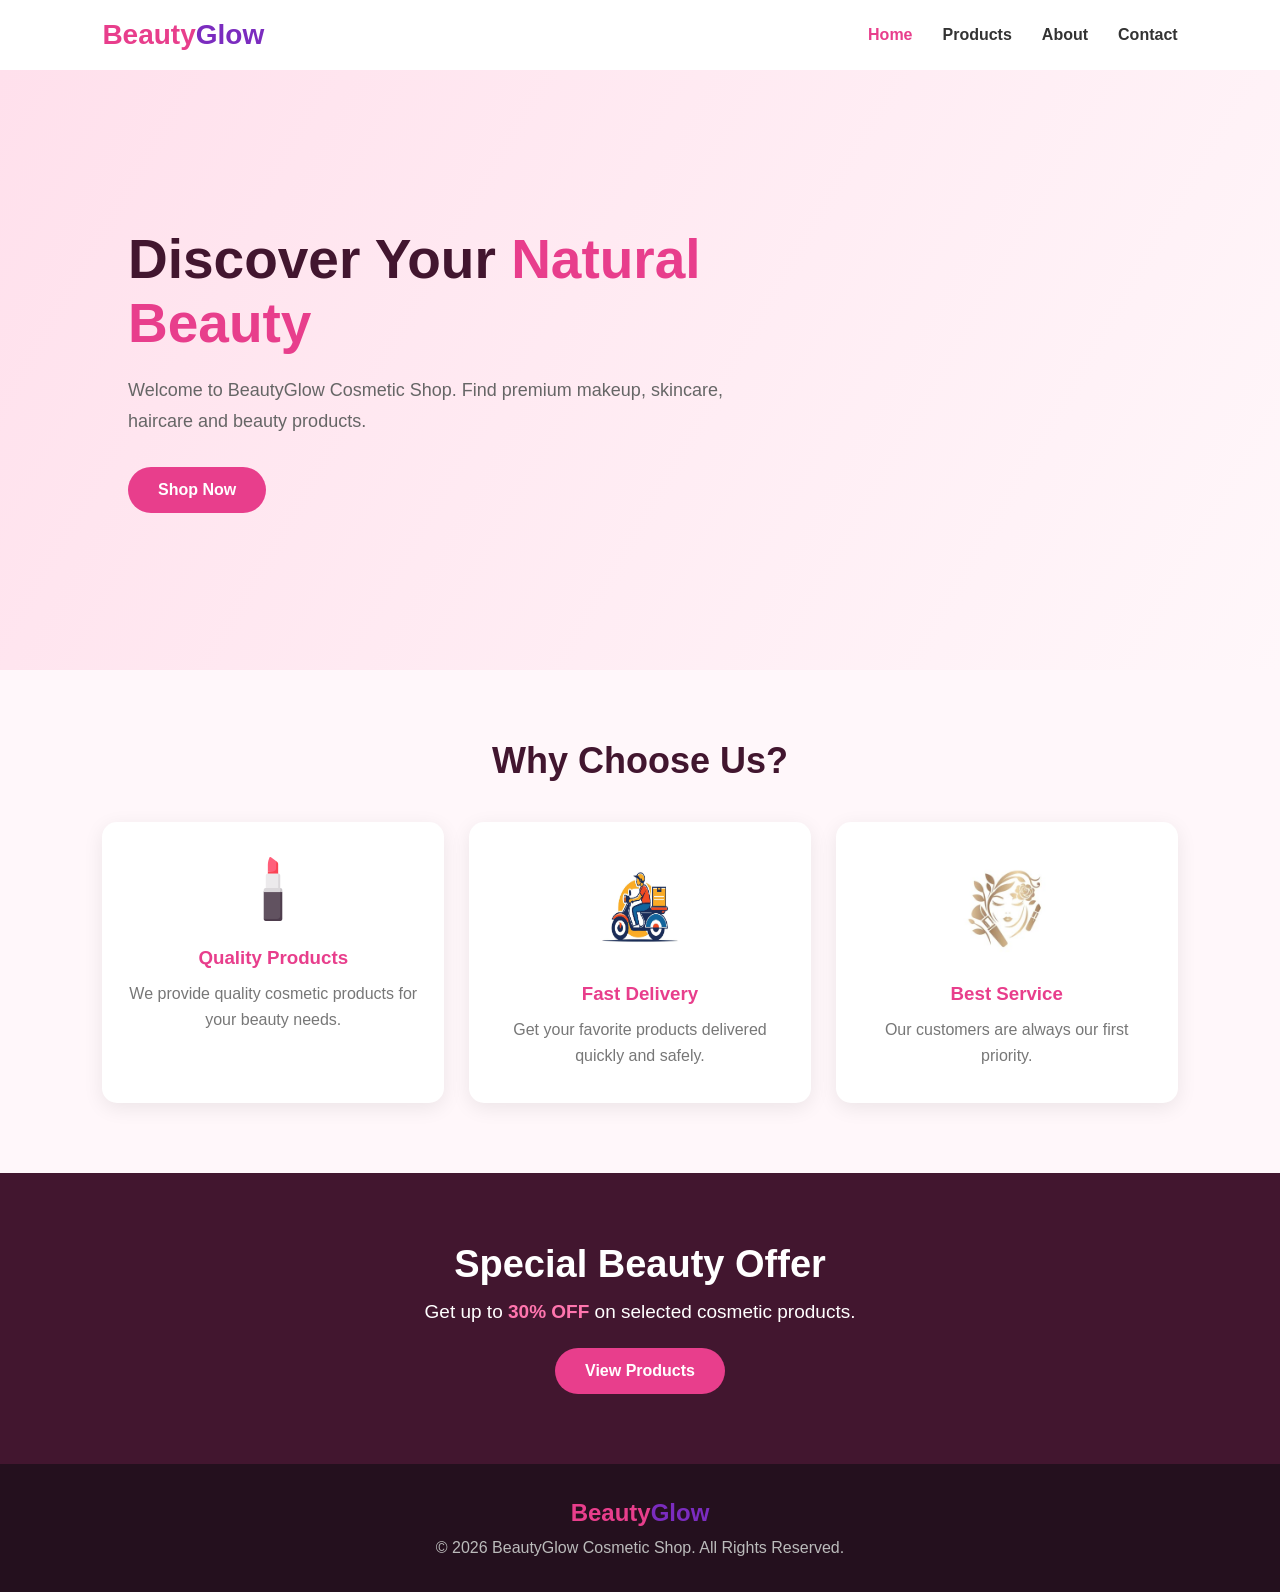
<file: index.html>
<!DOCTYPE html>
<html lang="en">
<head>
    <meta charset="UTF-8">
    <meta name="viewport" content="width=device-width, initial-scale=1.0">
    <title>Beauty Glow - Home</title>
    <link rel="stylesheet" href="style.css">
</head>
<body>

<header>
    <nav class="navbar">
        <div class="logo">Beauty<span>Glow</span></div>

        <ul class="nav-links">
            <li><a href="index.html" class="active">Home</a></li>
            <li><a href="product.html">Products</a></li>
            <li><a href="about.html">About</a></li>
            <li><a href="contact.html">Contact</a></li>
        </ul>
    </nav>
</header>

<section class="hero">
    <div class="hero-content">
        <h1>Discover Your <span>Natural Beauty</span></h1>
        <p>
            Welcome to BeautyGlow Cosmetic Shop.
            Find premium makeup, skincare, haircare and beauty products.
        </p>
        <a href="product.html" class="btn">Shop Now</a>
    </div>
</section>

<section class="features">
    <h2>Why Choose Us?</h2>

    <div class="feature-container">
        <div class="feature-card">
            <div class="icon"><img src="./image/lipstick.png"></div>
            <h3>Quality Products</h3>
            <p>We provide quality cosmetic products for your beauty needs.</p>
        </div>

        <div class="feature-card">
            <div class="icon"><img src="./image/delivery.jpg" height=100px; width=100px;></div>
            <h3>Fast Delivery</h3>
            <p>Get your favorite products delivered quickly and safely.</p>
        </div>

        <div class="feature-card">
            <div class="icon"><img src="./image/service.jpg" height=100px; width=100px;></div>
            <h3>Best Service</h3>
            <p>Our customers are always our first priority.</p>
        </div>
    </div>
</section>

<section class="offer">
    <h2>Special Beauty Offer</h2>
    <p>Get up to <strong>30% OFF</strong> on selected cosmetic products.</p>
    <a href="product.html" class="btn">View Products</a>
</section>

<footer>
    <h2>Beauty<span>Glow</span></h2>
    <p>© 2026 BeautyGlow Cosmetic Shop. All Rights Reserved.</p>
</footer>

</body>
</html>
</file>
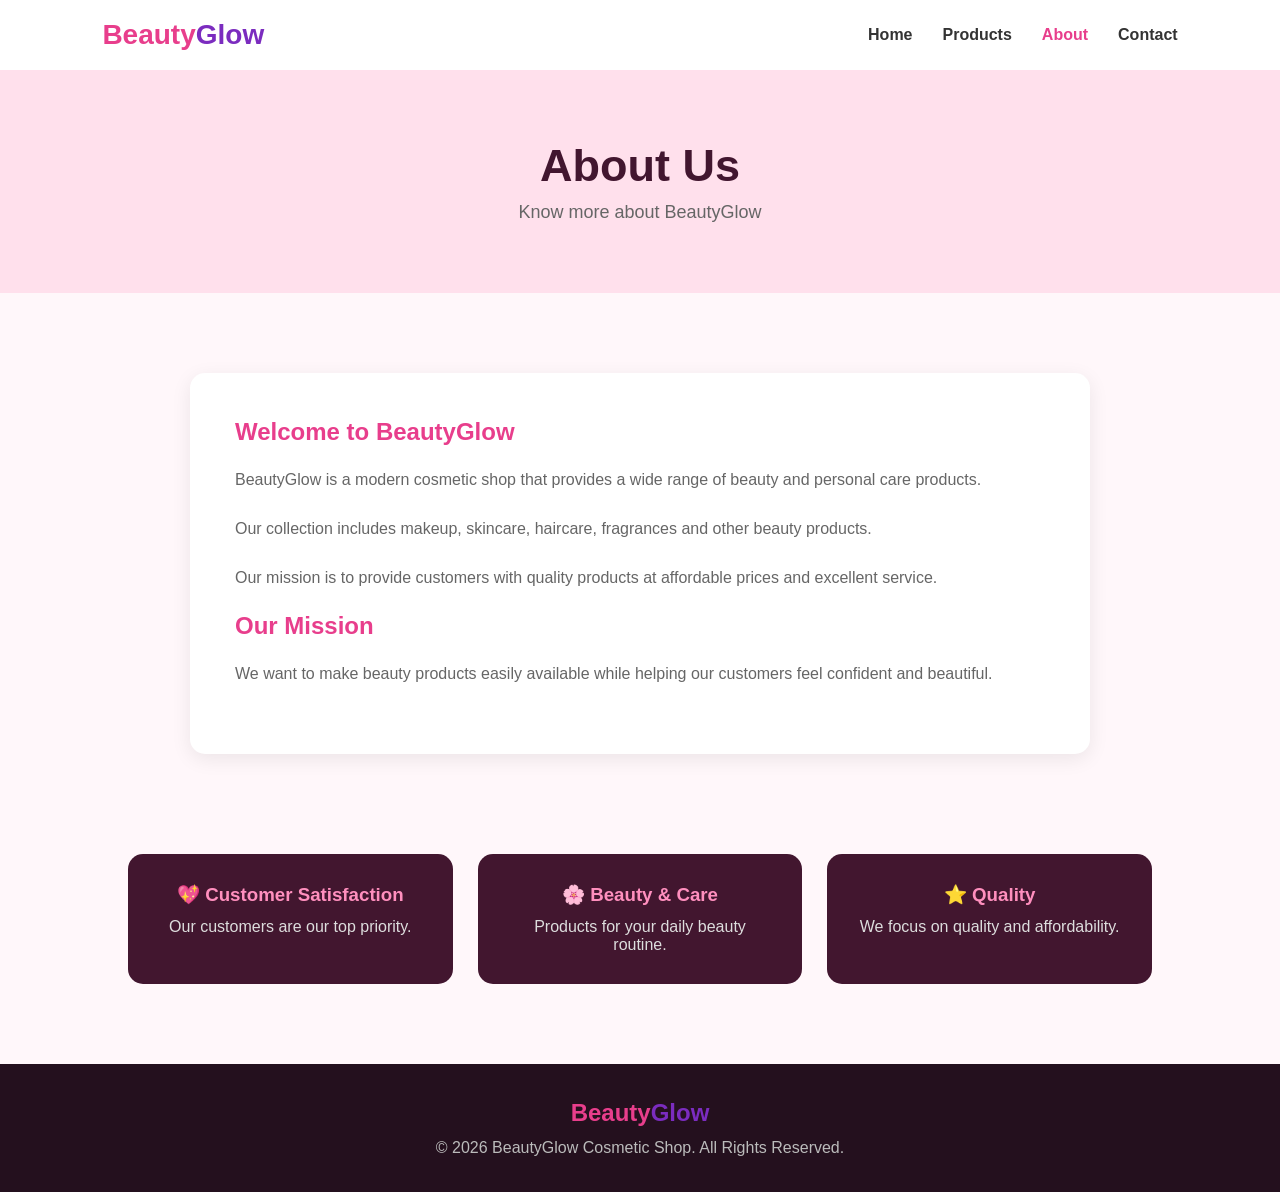
<file: about.html>
<!DOCTYPE html>
<html lang="en">
<head>
    <meta charset="UTF-8">
    <meta name="viewport" content="width=device-width, initial-scale=1.0">
    <title>Beauty Glow - About Us</title>
    <link rel="stylesheet" href="style.css">
</head>
<body>

<header>
    <nav class="navbar">
        <div class="logo">Beauty<span>Glow</span></div>

        <ul class="nav-links">
            <li><a href="index.html">Home</a></li>
            <li><a href="product.html">Products</a></li>
            <li><a href="about.html" class="active">About</a></li>
            <li><a href="contact.html">Contact</a></li>
        </ul>
    </nav>
</header>

<section class="page-title">
    <h1>About Us</h1>
    <p>Know more about BeautyGlow</p>
</section>

<section class="about">
    <div class="about-box">
        <h2>Welcome to BeautyGlow</h2>

        <p>
            BeautyGlow is a modern cosmetic shop that provides
            a wide range of beauty and personal care products.
        </p>

        <p>
            Our collection includes makeup, skincare, haircare,
            fragrances and other beauty products.
        </p>

        <p>
            Our mission is to provide customers with quality
            products at affordable prices and excellent service.
        </p>

        <h2>Our Mission</h2>

        <p>
            We want to make beauty products easily available
            while helping our customers feel confident and beautiful.
        </p>
    </div>
</section>

<section class="mission">
    <div>
        <h3>💖 Customer Satisfaction</h3>
        <p>Our customers are our top priority.</p>
    </div>

    <div>
        <h3>🌸 Beauty & Care</h3>
        <p>Products for your daily beauty routine.</p>
    </div>

    <div>
        <h3>⭐ Quality</h3>
        <p>We focus on quality and affordability.</p>
    </div>
</section>

<footer>
    <h2>Beauty<span>Glow</span></h2>
    <p>© 2026 BeautyGlow Cosmetic Shop. All Rights Reserved.</p>
</footer>

</body>
</html>
</file>
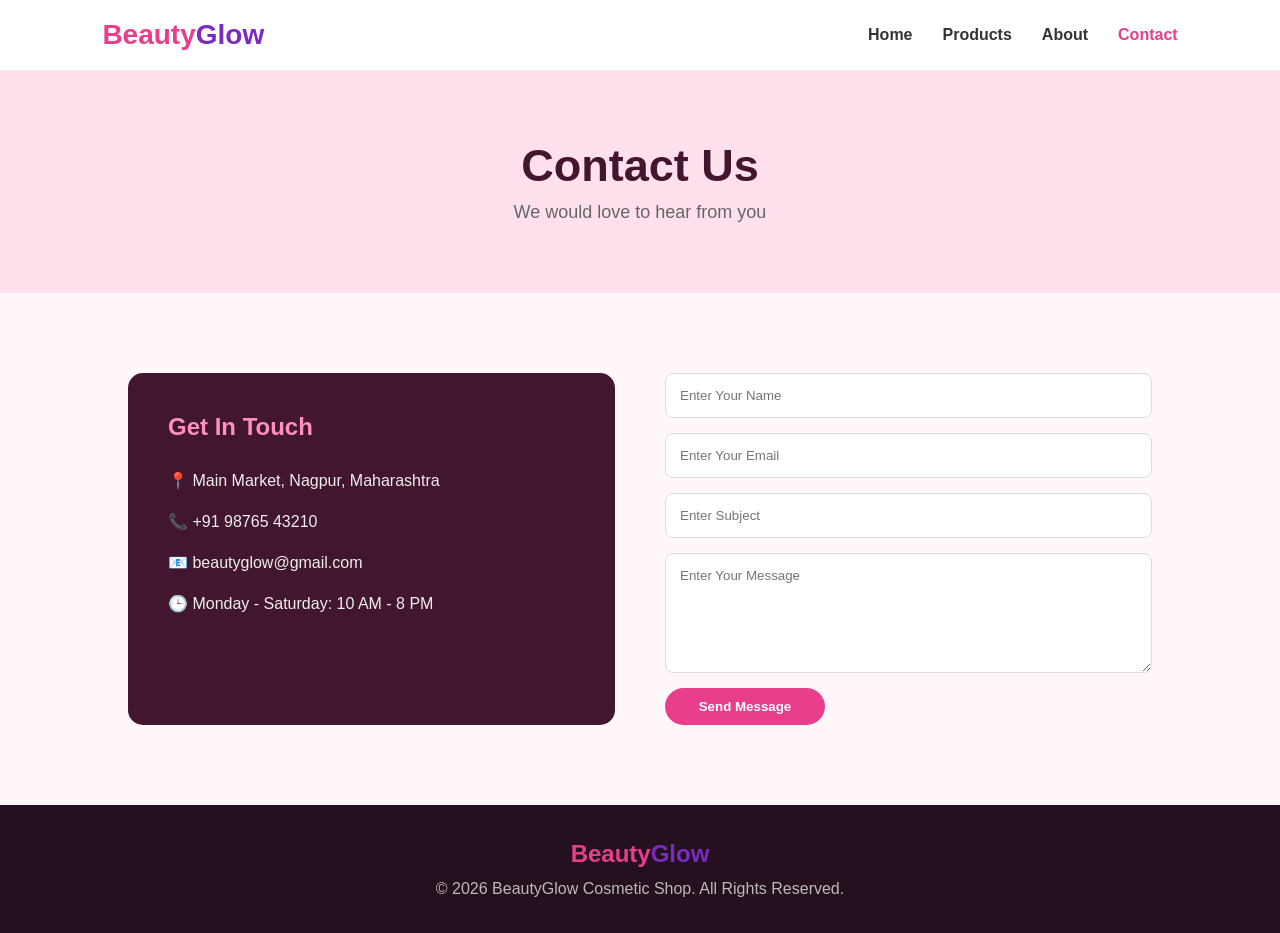
<file: contact.html>
<!DOCTYPE html>
<html lang="en">
<head>
    <meta charset="UTF-8">
    <meta name="viewport" content="width=device-width, initial-scale=1.0">
    <title>Beauty Glow - Contact</title>
    <link rel="stylesheet" href="style.css">
</head>
<body>

<header>
    <nav class="navbar">
        <div class="logo">Beauty<span>Glow</span></div>

        <ul class="nav-links">
            <li><a href="index.html">Home</a></li>
            <li><a href="product.html">Products</a></li>
            <li><a href="about.html">About</a></li>
            <li><a href="contact.html" class="active">Contact</a></li>
        </ul>
    </nav>
</header>

<section class="page-title">
    <h1>Contact Us</h1>
    <p>We would love to hear from you</p>
</section>

<section class="contact">

    <div class="contact-info">
        <h2>Get In Touch</h2>

        <p>📍 Main Market, Nagpur, Maharashtra</p>
        <p>📞 +91 98765 43210</p>
        <p>📧 beautyglow@gmail.com</p>
        <p>🕒 Monday - Saturday: 10 AM - 8 PM</p>
    </div>

    <form>
        <input type="text" placeholder="Enter Your Name" required>

        <input type="email" placeholder="Enter Your Email" required>

        <input type="text" placeholder="Enter Subject">

        <textarea rows="6" placeholder="Enter Your Message"></textarea>

        <button type="submit">Send Message</button>
    </form>

</section>

<footer>
    <h2>Beauty<span>Glow</span></h2>
    <p>© 2026 BeautyGlow Cosmetic Shop. All Rights Reserved.</p>
</footer>

</body>
</html>
</file>
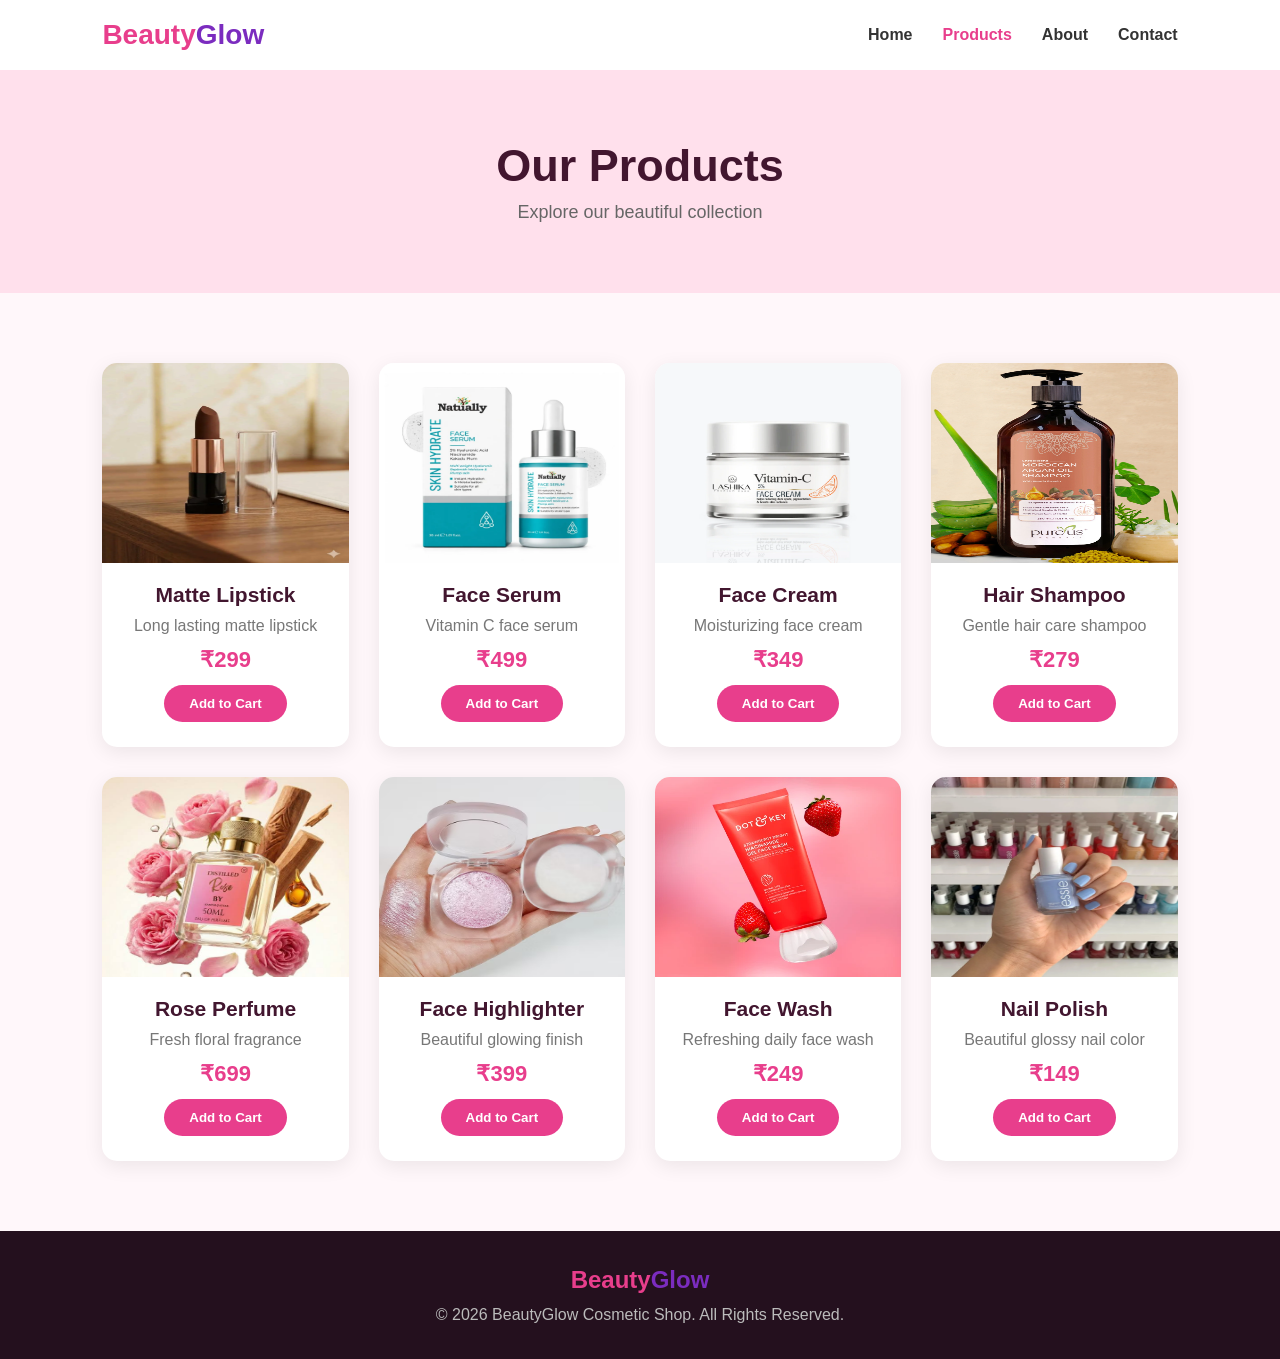
<file: product.html>
<!DOCTYPE html>
<html lang="en">
<head>
    <meta charset="UTF-8">
    <meta name="viewport" content="width=device-width, initial-scale=1.0">
    <title>Beauty Glow - Products</title>
    <link rel="stylesheet" href="style.css">
</head>
<body>

<header>
    <nav class="navbar">
        <div class="logo">Beauty<span>Glow</span></div>

        <ul class="nav-links">
            <li><a href="index.html">Home</a></li>
            <li><a href="product.html" class="active">Products</a></li>
            <li><a href="about.html">About</a></li>
            <li><a href="contact.html">Contact</a></li>
        </ul>
    </nav>
</header>

<section class="page-title">
    <h1>Our Products</h1>
    <p>Explore our beautiful collection</p>
</section>

<section class="products">

    <div class="product-card">
        <div class="product-img pink"><img src="./image/lipstick.webp" height="200px" width="500px"></div>
        <h3>Matte Lipstick</h3>
        <p>Long lasting matte lipstick</p>
        <h4>₹299</h4>
        <button>Add to Cart</button>
    </div>

    <div class="product-card">
        <div class="product-img purple"><img src="./image/face serum.webp" height="200px" width="500px"></div>
        <h3>Face Serum</h3>
        <p>Vitamin C face serum</p>
        <h4>₹499</h4>
        <button>Add to Cart</button>
    </div>

    <div class="product-card">
        <div class="product-img peach"><img src="./image/cream.webp" height="200px" width="500px"></div>
        <h3>Face Cream</h3>
        <p>Moisturizing face cream</p>
        <h4>₹349</h4>
        <button>Add to Cart</button>
    </div>

    <div class="product-card">
        <div class="product-img blue"><img src="./image/shampoo.webp" height="200px" width="500px"></div>
        <h3>Hair Shampoo</h3>
        <p>Gentle hair care shampoo</p>
        <h4>₹279</h4>
        <button>Add to Cart</button>
    </div>

    <div class="product-card">
        <div class="product-img rose"><img src="./image/rose parfume.jfif" height="200px" width="500px"></div>
        <h3>Rose Perfume</h3>
        <p>Fresh floral fragrance</p>
        <h4>₹699</h4>
        <button>Add to Cart</button>
    </div>

    <div class="product-card">
        <div class="product-img gold"><img src="./image/face highliter.avif" height="200px" width="500px"></div>
        <h3>Face Highlighter</h3>
        <p>Beautiful glowing finish</p>
        <h4>₹399</h4>
        <button>Add to Cart</button>
    </div>

    <div class="product-card">
        <div class="product-img pink"><img src="./image/face wash.webp" height="200px" width="500px"></div>
        <h3>Face Wash</h3>
        <p>Refreshing daily face wash</p>
        <h4>₹249</h4>
        <button>Add to Cart</button>
    </div>

    <div class="product-card">
        <div class="product-img purple"><img src="./image/nail.webp" height="200px" width="500px"></div>
        <h3>Nail Polish</h3>
        <p>Beautiful glossy nail color</p>
        <h4>₹149</h4>
        <button>Add to Cart</button>
    </div>

</section>

<footer>
    <h2>Beauty<span>Glow</span></h2>
    <p>© 2026 BeautyGlow Cosmetic Shop. All Rights Reserved.</p>
</footer>

</body>
</html>
</file>
<file: style.css>
* {
    margin: 0;
    padding: 0;
    box-sizing: border-box;
}

html {
    scroll-behavior: smooth;
}

body {
    font-family: Arial, sans-serif;
    background: #fff7fa;
    color: #333;
}

/* Navbar */

.navbar {
    height: 70px;
    background: white;
    display: flex;
    justify-content: space-between;
    align-items: center;
    padding: 0 8%;
    box-shadow: 0 2px 10px rgba(0,0,0,0.1);
}

.logo {
    font-size: 28px;
    font-weight: bold;
    color: #e83e8c;
}

.logo span,
footer span {
    color: #7b2cbf;
}

.nav-links {
    display: flex;
    list-style: none;
    gap: 30px;
}

.nav-links a {
    text-decoration: none;
    color: #333;
    font-weight: bold;
}

.nav-links a:hover,
.nav-links .active {
    color: #e83e8c;
}

/* Home Hero */

.hero {
    min-height: 600px;
    display: flex;
    align-items: center;
    padding: 50px 10%;
    background: linear-gradient(
        120deg,
        #ffe0ec,
        #fff7fa
    );
}

.hero-content {
    max-width: 600px;
}

.hero h1 {
    font-size: 55px;
    color: #42162f;
    margin-bottom: 20px;
}

.hero h1 span {
    color: #e83e8c;
}

.hero p {
    font-size: 18px;
    line-height: 1.7;
    color: #666;
    margin-bottom: 30px;
}

.btn {
    display: inline-block;
    text-decoration: none;
    color: white;
    background: #e83e8c;
    padding: 14px 30px;
    border-radius: 30px;
    font-weight: bold;
}

.btn:hover {
    background: #c52d72;
}

/* Features */

.features {
    padding: 70px 8%;
    text-align: center;
}

.features h2 {
    font-size: 36px;
    color: #42162f;
    margin-bottom: 40px;
}

.feature-container {
    display: grid;
    grid-template-columns: repeat(3, 1fr);
    gap: 25px;
}

.feature-card {
    background: white;
    padding: 35px 25px;
    border-radius: 15px;
    box-shadow: 0 5px 20px rgba(0,0,0,0.08);
}

.feature-card:hover {
    transform: translateY(-5px);
    transition: 0.3s;
}

.icon {
    font-size: 45px;
    margin-bottom: 15px;
}

.feature-card h3 {
    color: #e83e8c;
    margin-bottom: 12px;
}

.feature-card p {
    color: #777;
    line-height: 1.6;
}

/* Offer */

.offer {
    background: #42162f;
    color: white;
    text-align: center;
    padding: 70px 20px;
}

.offer h2 {
    font-size: 38px;
    margin-bottom: 15px;
}

.offer p {
    font-size: 19px;
    margin-bottom: 25px;
}

.offer strong {
    color: #ff75ae;
}

/* Page Title */

.page-title {
    background: #ffe0ec;
    text-align: center;
    padding: 70px 20px;
}

.page-title h1 {
    font-size: 45px;
    color: #42162f;
    margin-bottom: 10px;
}

.page-title p {
    color: #666;
    font-size: 18px;
}

/* Products */

.products {
    padding: 70px 8%;
    display: grid;
    grid-template-columns: repeat(4, 1fr);
    gap: 30px;
}

.product-card {
    background: white;
    border-radius: 15px;
    overflow: hidden;
    text-align: center;
    box-shadow: 0 5px 20px rgba(0,0,0,0.08);
    padding-bottom: 25px;
    
}

.product-card:hover {
    transform: translateY(-7px);
    transition: 0.3s;
}

.product-img {
      height:200px;
     
    display: flex;
    justify-content: center;
    align-items: center;
    font-size: 75px;
}

.pink {
    background: #ffe0eb;
}

.purple {
    background: #eadcff;
}

.peach {
    background: #ffe2d2;
}

.blue {
    background: #dff2ff;
}

.rose {
    background: #ffdfe7;
}

.gold {
    background: #fff0c7;
}

.product-card h3 {
    margin-top: 20px;
    color: #42162f;
    font-size: 21px;
}

.product-card p {
    color: #777;
    margin: 10px 0;
}

.product-card h4 {
    color: #e83e8c;
    font-size: 22px;
    margin: 12px;
}

.product-card button,
form button {
    border: none;
    background: #e83e8c;
    color: white;
    padding: 11px 25px;
    border-radius: 25px;
    cursor: pointer;
    font-weight: bold;
}

.product-card button:hover,
form button:hover {
    background: #c52d72;
}

/* About */

.about {
    padding: 80px 10%;
}

.about-box {
    max-width: 900px;
    margin: auto;
    background: white;
    padding: 45px;
    border-radius: 15px;
    box-shadow: 0 5px 20px rgba(0,0,0,0.08);
}

.about-box h2 {
    color: #e83e8c;
    margin-bottom: 20px;
}

.about-box p {
    line-height: 1.8;
    color: #666;
    margin-bottom: 20px;
}

/* Mission */

.mission {
    display: grid;
    grid-template-columns: repeat(3, 1fr);
    gap: 25px;
    padding: 20px 10% 80px;
}

.mission div {
    background: #42162f;
    color: white;
    padding: 30px;
    text-align: center;
    border-radius: 15px;
}

.mission h3 {
    margin-bottom: 12px;
    color: #ff8fbe;
}

.mission p {
    color: #ddd;
}

/* Contact */

.contact {
    padding: 80px 10%;
    display: grid;
    grid-template-columns: 1fr 1fr;
    gap: 50px;
}

.contact-info {
    background: #42162f;
    color: white;
    padding: 40px;
    border-radius: 15px;
}

.contact-info h2 {
    color: #ff8fbe;
    margin-bottom: 30px;
}

.contact-info p {
    margin: 22px 0;
    color: #eee;
}

form {
    display: flex;
    flex-direction: column;
    gap: 15px;
}

form input,
form textarea {
    width: 100%;
    padding: 14px;
    border: 1px solid #ddd;
    border-radius: 8px;
    font-family: Arial, sans-serif;
    outline: none;
}

form input:focus,
form textarea:focus {
    border-color: #e83e8c;
}

form button {
    width: 160px;
}

/* Footer */

footer {
    background: #24101e;
    color: white;
    text-align: center;
    padding: 35px 20px;
}

footer h2 {
    color: #e83e8c;
    margin-bottom: 12px;
}

footer p {
    color: #bbb;
}

/* Responsive */

@media (max-width: 900px) {

    .navbar {
        padding: 0 4%;
    }

    .products {
        grid-template-columns: repeat(2, 1fr);
    }

    .feature-container,
    .mission {
        grid-template-columns: 1fr;
    }

    .contact {
        grid-template-columns: 1fr;
    }

    .hero h1 {
        font-size: 42px;
    }
}

@media (max-width: 600px) {

    .navbar {
        height: auto;
        padding: 20px;
        flex-direction: column;
        gap: 15px;
    }

    .nav-links {
        gap: 15px;
        flex-wrap: wrap;
        justify-content: center;
    }

    .hero {
        min-height: 500px;
        padding: 40px 25px;
    }

    .hero h1 {
        font-size: 35px;
    }

    .products {
        grid-template-columns: 1fr;
        padding: 50px 25px;
    }

    .contact {
        padding: 50px 25px;
    }

    .about {
        padding: 50px 25px;
    }
}
</file>
